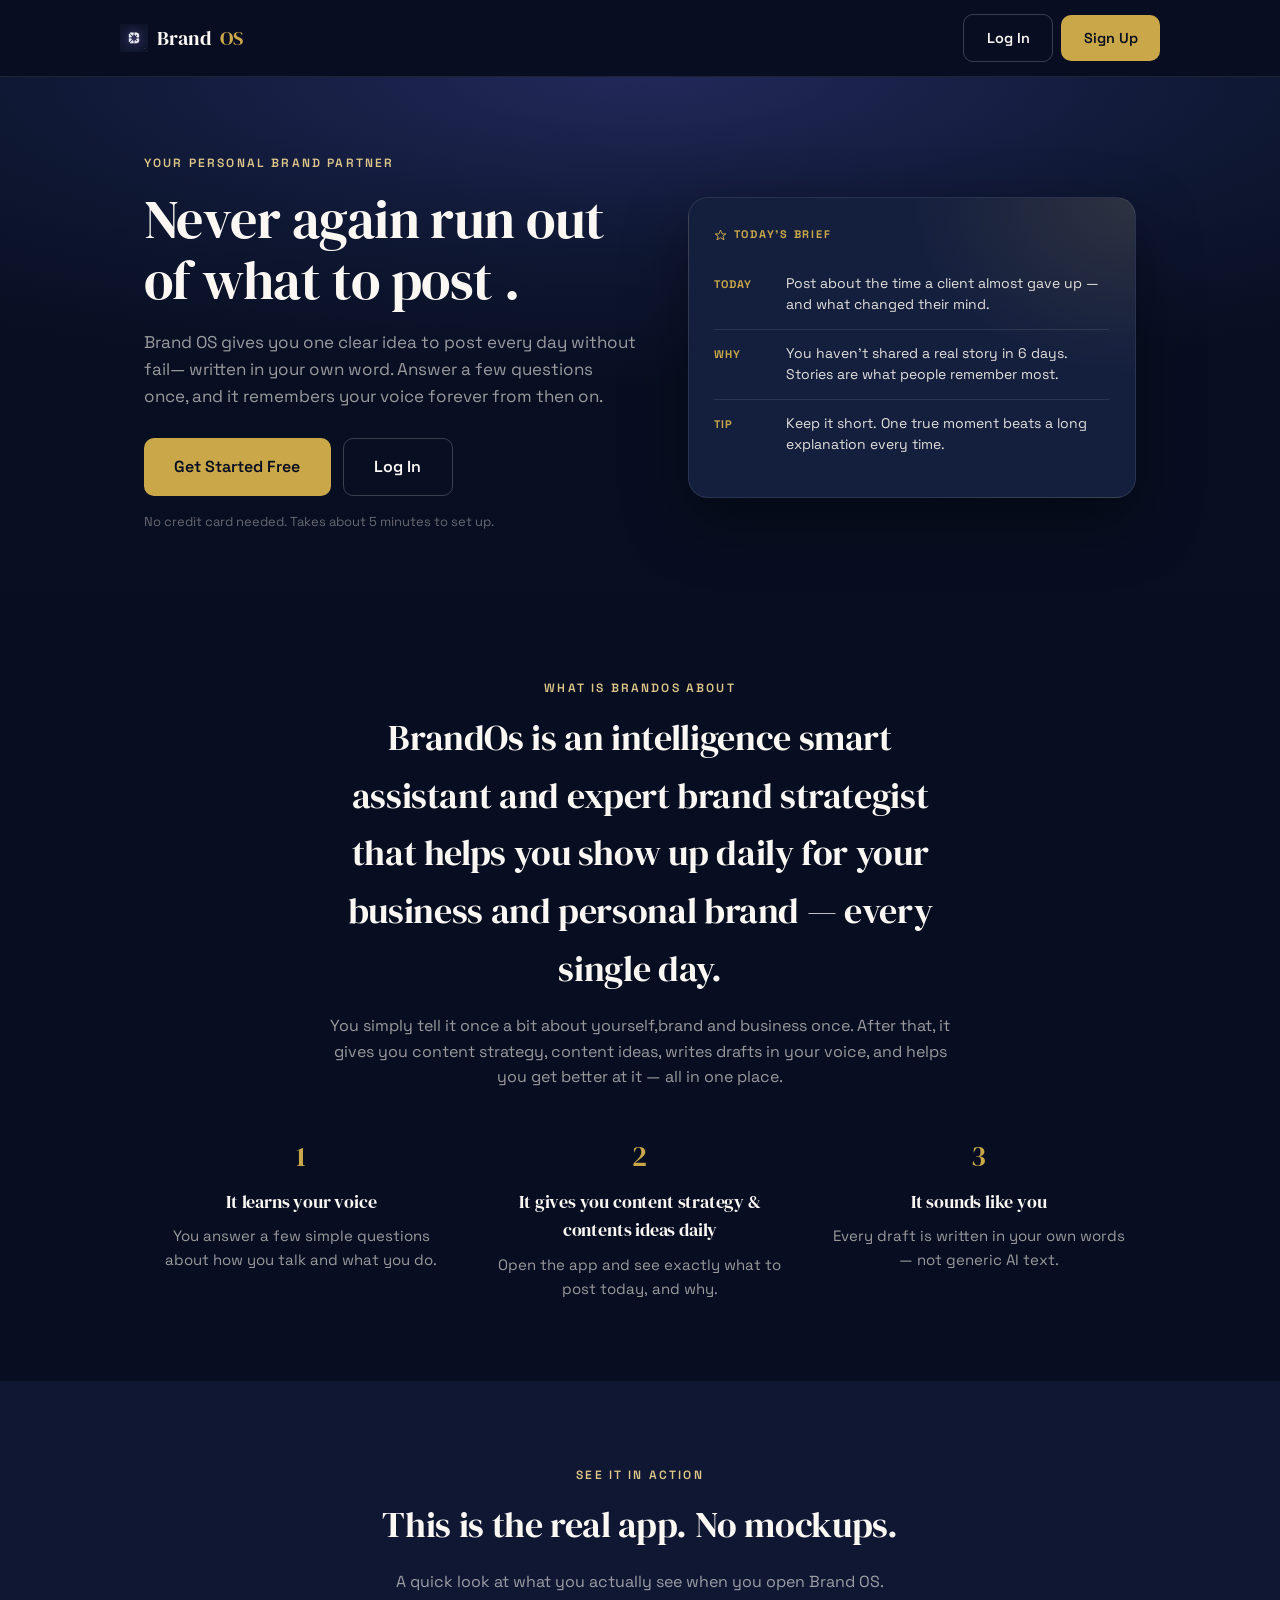
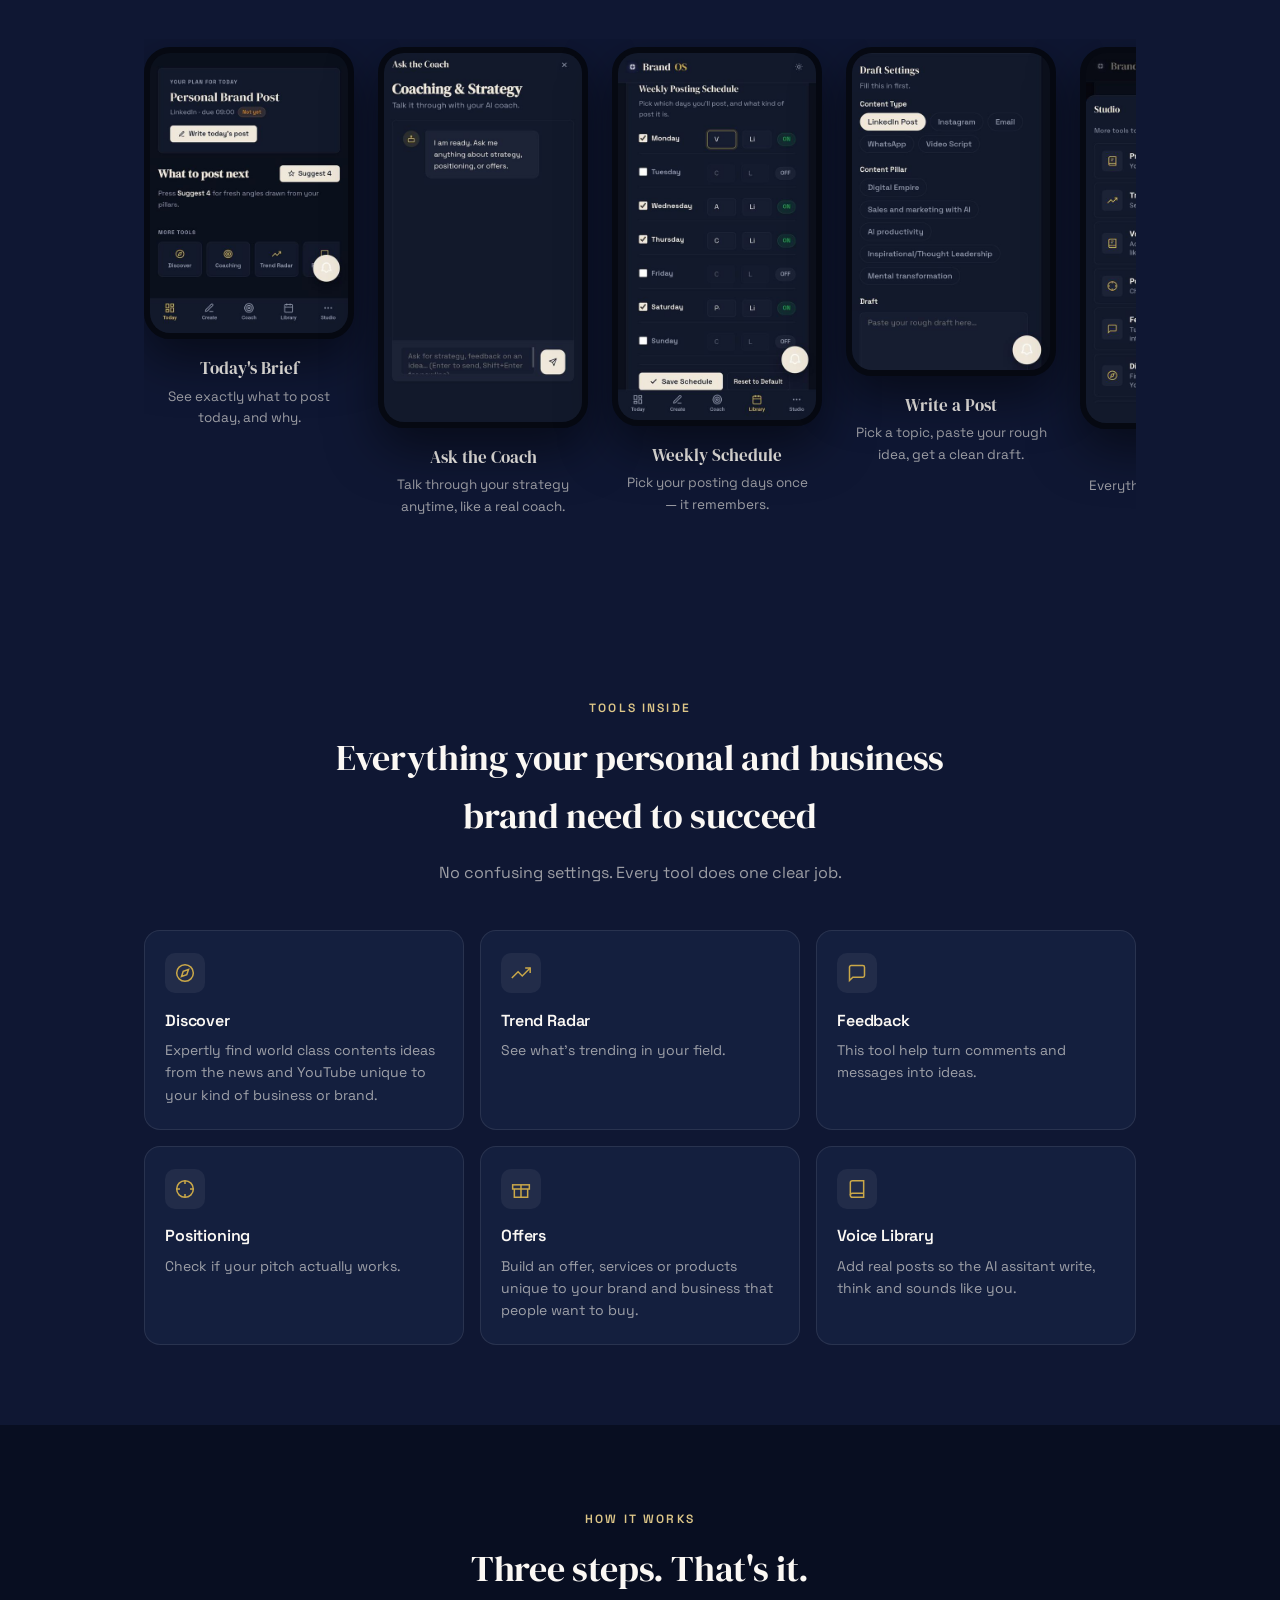
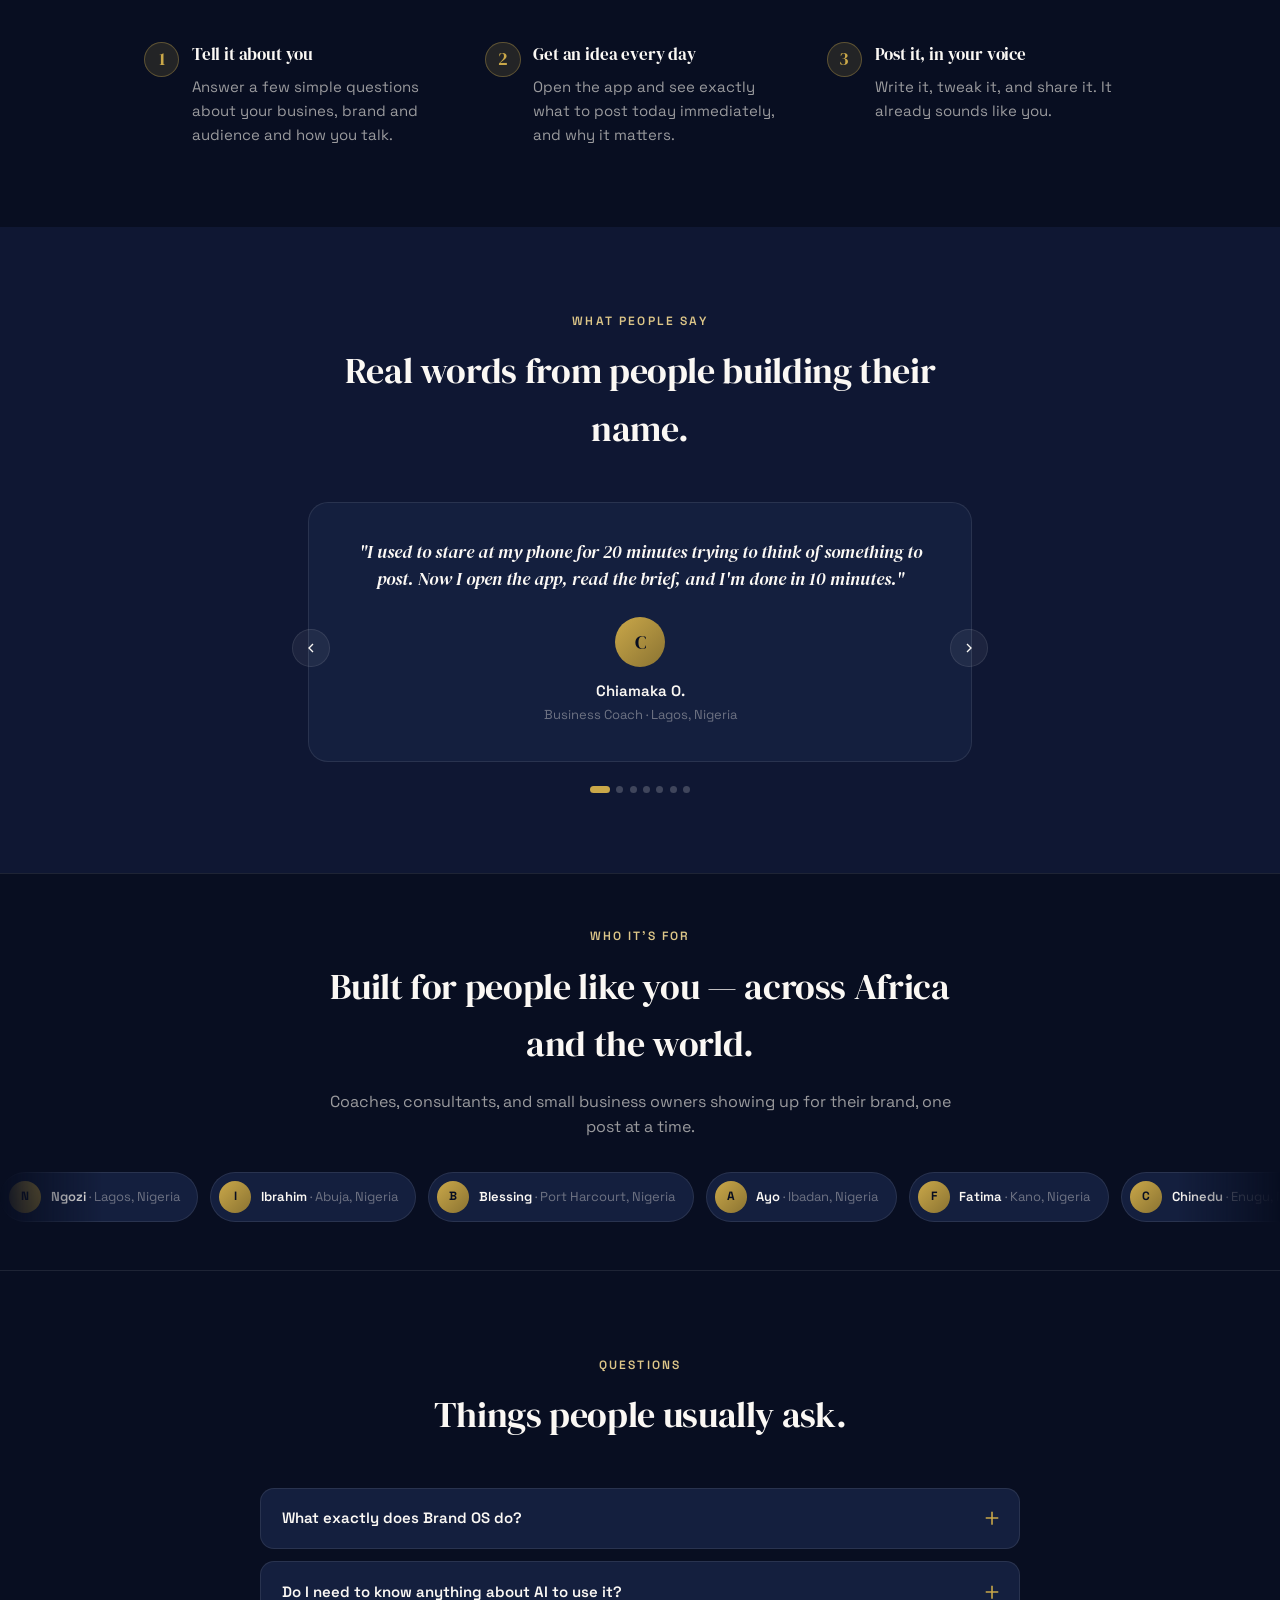
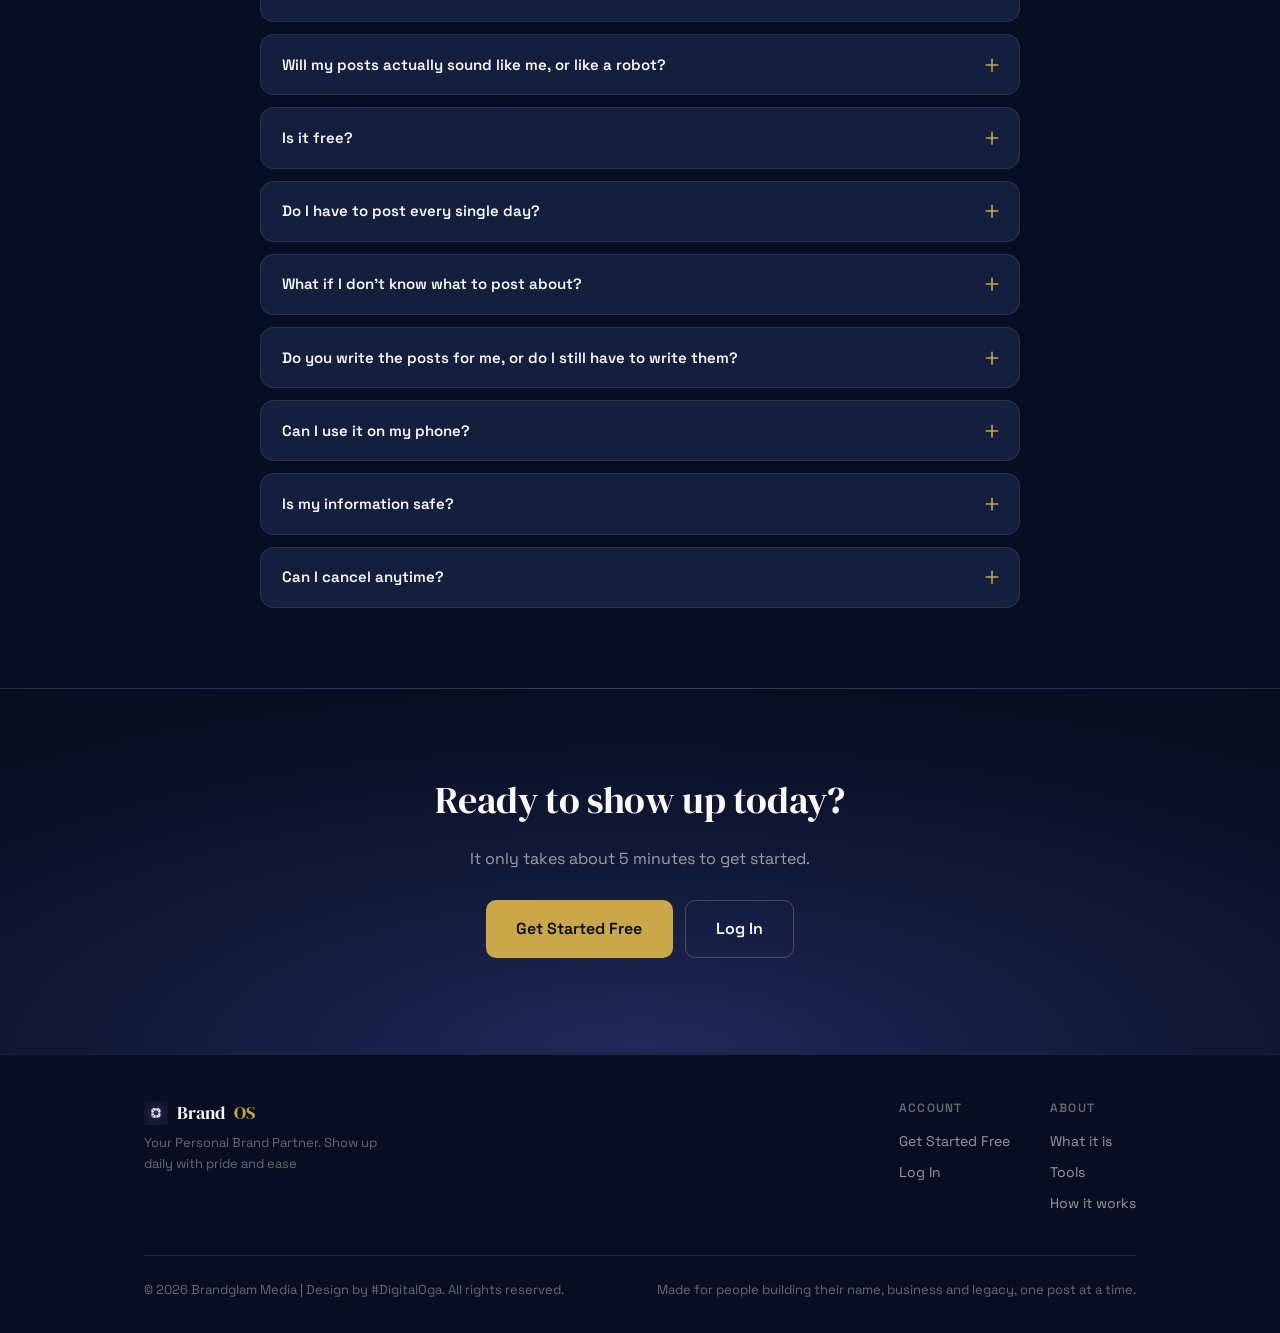
<file: index.html>
<!DOCTYPE html>
<html lang="en">
<head>
<meta charset="UTF-8">
<meta name="viewport" content="width=device-width, initial-scale=1.0, viewport-fit=cover">
<title>Brand OS — Your Personal Brand Partner</title>
<meta name="description" content="Never run out of what to post anymore. Brand OS gives you one clear idea every day, written in your own voice — not a robot's.">
<link rel="preconnect" href="https://fonts.googleapis.com">
<link href="https://fonts.googleapis.com/css2?family=DM+Serif+Display:ital@0;1&family=Space+Grotesk:wght@300;400;500;600;700&display=swap" rel="stylesheet">
<style>
  :root {
    --navy-deep:  hsl(224, 62%, 8%);
    --navy-mid:   hsl(226, 55%, 13%);
    --navy-card:  hsl(224, 52%, 16%);
    --navy-glow:  hsl(232, 46%, 24%);
    --gold:       hsl(44, 55%, 54%);
    --gold-soft:  hsl(44, 55%, 70%);
    --cream:      hsl(40, 44%, 97%);
    --muted:      rgba(244,241,234,0.62);
    --muted-dim:  rgba(244,241,234,0.4);
    --border:     rgba(255,255,255,0.09);
    --font-serif: 'DM Serif Display', Georgia, serif;
    --font-sans:  'Space Grotesk', system-ui, sans-serif;
  }
  * { box-sizing: border-box; }
  html { scroll-behavior: smooth; }
  body {
    margin: 0; background: var(--navy-deep); color: var(--cream);
    font-family: var(--font-sans); line-height: 1.6;
    -webkit-font-smoothing: antialiased;
  }
  img { max-width: 100%; display: block; }
  a { color: inherit; }
  ::selection { background: var(--gold); color: var(--navy-deep); }
  @media (prefers-reduced-motion: reduce) {
    * { animation-duration: 0.001ms !important; transition-duration: 0.001ms !important; scroll-behavior: auto !important; }
  }

  .wrap { max-width: 1040px; margin: 0 auto; padding: 0 1.5rem; }
  section { padding: 5rem 0; }
  @media (max-width: 640px) { section { padding: 3.5rem 0; } }

  h1, h2, h3 { font-family: var(--font-serif); font-weight: 400; letter-spacing: -0.01em; margin: 0; }
  .eyebrow { font-size: 0.75rem; font-weight: 600; letter-spacing: 0.18em; text-transform: uppercase; color: var(--gold-soft); }

  header {
    position: sticky; top: 0; z-index: 50;
    background: rgba(10, 15, 35, 0.72); backdrop-filter: blur(10px);
    border-bottom: 1px solid var(--border);
  }
  .nav { display: flex; align-items: center; justify-content: space-between; padding: 0.9rem 0; gap: 0.5rem; }
  .brand { display: flex; align-items: center; gap: 0.55rem; font-family: var(--font-serif); font-size: 1.25rem; flex-shrink: 0; }
  .brand img { width: 28px; height: 28px; }
  .brand span { color: var(--gold); }
  .nav-cta { display: flex; gap: 0.5rem; align-items: center; flex-shrink: 0; }
  @media (max-width: 480px) {
    .brand { font-size: 1.05rem; gap: 0.4rem; }
    .brand img { width: 22px; height: 22px; }
    .nav-cta .btn { padding: 0.55rem 0.75rem; font-size: 0.8rem; white-space: nowrap; }
  }

  .btn {
    display: inline-flex; align-items: center; justify-content: center; gap: 0.4rem;
    padding: 0.7rem 1.4rem; border-radius: 10px;
    font-family: var(--font-sans); font-size: 0.9rem; font-weight: 600;
    text-decoration: none; cursor: pointer; border: none;
    transition: opacity 0.15s, transform 0.1s, background 0.15s, border-color 0.15s;
  }
  .btn:active { transform: scale(0.97); }
  .btn-gold  { background: var(--gold); color: var(--navy-deep); }
  .btn-gold:hover { opacity: 0.9; }
  .btn-ghost { background: transparent; color: var(--cream); border: 1px solid rgba(255,255,255,0.2); }
  .btn-ghost:hover { border-color: rgba(255,255,255,0.4); }
  .btn-lg { padding: 0.95rem 1.9rem; font-size: 1rem; }

  .hero {
    position: relative; overflow: hidden;
    padding-top: 4.5rem; padding-bottom: 3rem;
    background: radial-gradient(ellipse 90% 60% at 50% 0%, var(--navy-glow) 0%, var(--navy-mid) 55%, var(--navy-deep) 100%);
  }
  .hero-grid { display: grid; grid-template-columns: 1.05fr 0.95fr; gap: 3rem; align-items: center; }
  @media (max-width: 860px) { .hero-grid { grid-template-columns: 1fr; gap: 2.5rem; } }
  .hero h1 { font-size: clamp(2.1rem, 5vw, 3.4rem); line-height: 1.12; margin: 0.9rem 0 1.1rem; }
  .hero p.lead { font-size: 1.0625rem; color: var(--muted); max-width: 46ch; margin-bottom: 1.75rem; }
  .hero-ctas { display: flex; gap: 0.75rem; flex-wrap: wrap; margin-bottom: 1rem; }
  .hero-note { font-size: 0.8125rem; color: var(--muted-dim); }

  .brief-demo {
    background: var(--navy-card);
    background-image: radial-gradient(120% 140% at 100% 0%, rgba(201,168,76,0.14) 0%, rgba(201,168,76,0) 42%);
    border: 1px solid var(--border); border-radius: 20px;
    padding: 1.75rem 1.6rem;
    box-shadow: 0 24px 64px rgba(0,0,0,0.4);
  }
  .brief-demo .kicker { display: flex; align-items: center; gap: 0.4rem; font-size: 0.6875rem; font-weight: 700; letter-spacing: 0.16em; text-transform: uppercase; color: var(--gold); margin-bottom: 1rem; }
  .brief-demo .kicker svg { width: 13px; height: 13px; }
  .brief-row { display: flex; gap: 0.85rem; padding: 0.8rem 0; align-items: baseline; }
  .brief-row + .brief-row { border-top: 1px solid rgba(244,241,234,0.1); }
  .brief-tag { flex-shrink: 0; width: 58px; font-size: 0.6875rem; font-weight: 700; letter-spacing: 0.08em; text-transform: uppercase; color: var(--gold); }
  .brief-row p { margin: 0; font-size: 0.875rem; color: rgba(244,241,234,0.92); line-height: 1.55; }

  .section-head { text-align: center; max-width: 640px; margin: 0 auto 2.75rem; }
  .section-head h2 { font-size: clamp(1.6rem, 3.5vw, 2.25rem); margin: 0.6rem 0 0.75rem; }
  .section-head p { color: var(--muted); font-size: 1rem; }

  .what-grid { display: grid; grid-template-columns: repeat(3, 1fr); gap: 1.5rem; text-align: center; }
  @media (max-width: 760px) { .what-grid { grid-template-columns: 1fr; } }
  .what-item { padding: 0 0.5rem; }
  .what-item .num { font-family: var(--font-serif); font-size: 1.75rem; color: var(--gold); margin-bottom: 0.6rem; }
  .what-item h3 { font-size: 1.1rem; margin-bottom: 0.5rem; }
  .what-item p { color: var(--muted); font-size: 0.9375rem; margin: 0; }

  .tools-grid { display: grid; grid-template-columns: repeat(3, 1fr); gap: 1rem; }
  @media (max-width: 760px) { .tools-grid { grid-template-columns: 1fr 1fr; } }
  @media (max-width: 480px) { .tools-grid { grid-template-columns: 1fr; } }
  .tool-card {
    background: var(--navy-card); border: 1px solid var(--border); border-radius: 16px;
    padding: 1.4rem 1.25rem;
  }
  .tool-icon {
    width: 40px; height: 40px; border-radius: 10px;
    background: rgba(255,255,255,0.06); color: var(--gold);
    display: flex; align-items: center; justify-content: center; margin-bottom: 0.9rem;
  }
  .tool-icon svg { width: 20px; height: 20px; }
  .tool-card h3 { font-size: 1rem; font-family: var(--font-sans); font-weight: 600; margin-bottom: 0.35rem; }
  .tool-card p { font-size: 0.875rem; color: var(--muted); margin: 0; }

  .steps { display: grid; grid-template-columns: repeat(3, 1fr); gap: 2rem; counter-reset: step; }
  @media (max-width: 760px) { .steps { grid-template-columns: 1fr; gap: 2.25rem; } }
  .step { position: relative; padding-left: 3rem; }
  .step .step-num {
    position: absolute; left: 0; top: 0;
    width: 2.2rem; height: 2.2rem; border-radius: 50%;
    background: rgba(201,168,76,0.14); border: 1px solid rgba(201,168,76,0.35);
    color: var(--gold); font-family: var(--font-serif); font-size: 1.1rem;
    display: flex; align-items: center; justify-content: center;
  }
  .step h3 { font-size: 1.05rem; margin-bottom: 0.4rem; }
  .step p { color: var(--muted); font-size: 0.9375rem; margin: 0; }

  .cta-band {
    background: radial-gradient(ellipse 80% 100% at 50% 100%, var(--navy-glow) 0%, var(--navy-mid) 60%, var(--navy-deep) 100%);
    border-top: 1px solid var(--border);
    text-align: center;
  }
  .cta-band h2 { font-size: clamp(1.7rem, 4vw, 2.4rem); margin-bottom: 0.75rem; }
  .cta-band p { color: var(--muted); margin-bottom: 1.75rem; }
  .cta-band .hero-ctas { justify-content: center; }

  footer { background: var(--navy-deep); border-top: 1px solid var(--border); padding: 2.75rem 0 2rem; }
  .footer-grid { display: flex; justify-content: space-between; align-items: flex-start; flex-wrap: wrap; gap: 2rem; margin-bottom: 2rem; }
  .footer-brand { display: flex; align-items: center; gap: 0.55rem; font-family: var(--font-serif); font-size: 1.1rem; }
  .footer-brand img { width: 24px; height: 24px; }
  .footer-brand span { color: var(--gold); }
  .footer-tagline { color: var(--muted-dim); font-size: 0.8125rem; margin-top: 0.4rem; max-width: 32ch; }
  .footer-links { display: flex; gap: 2.5rem; flex-wrap: wrap; }
  .footer-col h4 { font-size: 0.75rem; font-weight: 600; letter-spacing: 0.1em; text-transform: uppercase; color: var(--muted-dim); margin: 0 0 0.75rem; }
  .footer-col a { display: block; font-size: 0.875rem; color: var(--muted); text-decoration: none; margin-bottom: 0.55rem; }
  .footer-col a:hover { color: var(--cream); }
  .footer-bottom { border-top: 1px solid var(--border); padding-top: 1.5rem; display: flex; justify-content: space-between; flex-wrap: wrap; gap: 0.75rem; font-size: 0.8125rem; color: var(--muted-dim); }

  /* ── SEE IT IN ACTION (real screenshots) ───────────────────────────────── */
  .showcase { background: var(--navy-mid); overflow: hidden; }
  .showcase-scroll {
    display: flex; gap: 1.5rem; overflow-x: auto; padding: 0.5rem 0 1rem;
    scroll-snap-type: x proximity; -webkit-overflow-scrolling: touch;
  }
  .showcase-scroll::-webkit-scrollbar { height: 6px; }
  .showcase-scroll::-webkit-scrollbar-thumb { background: rgba(255,255,255,0.15); border-radius: 3px; }
  .showcase-item { flex: 0 0 auto; scroll-snap-align: center; text-align: center; width: 210px; }
  .phone-frame {
    width: 210px; border-radius: 26px; border: 6px solid #060912;
    background: #060912; box-shadow: 0 20px 50px rgba(0,0,0,0.5);
    overflow: hidden; position: relative;
  }
  .phone-frame img { width: 100%; display: block; }
  .showcase-caption { margin-top: 1rem; font-size: 0.8438rem; color: var(--muted); padding: 0 0.5rem; }
  .showcase-caption strong { color: var(--cream); display: block; margin-bottom: 0.2rem; font-family: var(--font-serif); font-size: 1.0625rem; font-weight: 400; }

  /* ── TESTIMONIALS SLIDER ────────────────────────────────────────────────── */
  .testi-wrap { max-width: 680px; margin: 0 auto; position: relative; }
  .testi-viewport { overflow: hidden; }
  .testi-track { display: flex; transition: transform 0.5s cubic-bezier(.4,0,.2,1); }
  .testi-slide { flex: 0 0 100%; padding: 0 0.5rem; box-sizing: border-box; }
  .testi-card { background: var(--navy-card); border: 1px solid var(--border); border-radius: 20px; padding: 2.25rem 2rem; text-align: center; min-height: 220px; display: flex; flex-direction: column; justify-content: center; }
  .testi-quote { font-family: var(--font-serif); font-style: italic; font-size: 1.1rem; line-height: 1.55; color: var(--cream); margin: 0 0 1.5rem; }
  .testi-avatar {
    width: 50px; height: 50px; border-radius: 50%;
    background: linear-gradient(135deg, var(--gold), #8a7332); color: var(--navy-deep);
    display: flex; align-items: center; justify-content: center;
    font-family: var(--font-serif); font-size: 1.2rem; margin: 0 auto 0.75rem;
  }
  .testi-name { font-weight: 600; font-size: 0.9375rem; margin-bottom: 0.1rem; }
  .testi-role { font-size: 0.8125rem; color: var(--muted-dim); }
  .testi-dots { display: flex; justify-content: center; gap: 0.4rem; margin-top: 1.5rem; }
  .testi-dot { width: 7px; height: 7px; border-radius: 50%; background: rgba(255,255,255,0.2); border: none; cursor: pointer; padding: 0; transition: background 0.2s, width 0.2s; }
  .testi-dot.active { background: var(--gold); width: 20px; border-radius: 4px; }
  .testi-arrow {
    position: absolute; top: 50%; transform: translateY(-50%);
    width: 38px; height: 38px; border-radius: 50%;
    background: rgba(255,255,255,0.06); border: 1px solid var(--border); color: var(--cream);
    display: flex; align-items: center; justify-content: center; cursor: pointer;
  }
  .testi-arrow:hover { background: rgba(255,255,255,0.12); }
  .testi-arrow.prev { left: -8px; }
  .testi-arrow.next { right: -8px; }
  .testi-arrow svg { width: 16px; height: 16px; }
  @media (max-width: 760px) { .testi-arrow { display: none; } }

  /* ── COMMUNITY STRIP (illustrative — shows the kind of people Brand OS is
     built for, across Nigeria, Africa, and worldwide; not a live feed) ──── */
  .community { overflow: hidden; background: var(--navy-deep); border-top: 1px solid var(--border); border-bottom: 1px solid var(--border); padding: 3rem 0; }
  .community .section-head { margin-bottom: 2rem; }
  .marquee-mask { -webkit-mask-image: linear-gradient(90deg, transparent, #000 8%, #000 92%, transparent); mask-image: linear-gradient(90deg, transparent, #000 8%, #000 92%, transparent); }
  .marquee-track { display: flex; gap: 0.75rem; width: max-content; animation: marqueeScroll 46s linear infinite; }
  .marquee-track:hover { animation-play-state: paused; }
  @keyframes marqueeScroll { from { transform: translateX(0); } to { transform: translateX(-50%); } }
  .chip { flex: 0 0 auto; display: flex; align-items: center; gap: 0.6rem; background: var(--navy-card); border: 1px solid var(--border); border-radius: 999px; padding: 0.5rem 1.1rem 0.5rem 0.5rem; }
  .chip-avatar { width: 32px; height: 32px; border-radius: 50%; background: linear-gradient(135deg, var(--gold), #8a7332); color: var(--navy-deep); display: flex; align-items: center; justify-content: center; font-size: 0.75rem; font-weight: 700; font-family: var(--font-sans); flex-shrink: 0; }
  .chip-text { font-size: 0.8125rem; white-space: nowrap; }
  .chip-text strong { color: var(--cream); font-weight: 600; }
  .chip-text span { color: var(--muted-dim); }

  /* ── FAQ ACCORDION ──────────────────────────────────────────────────────── */
  .faq-list { max-width: 760px; margin: 0 auto; display: flex; flex-direction: column; gap: 0.75rem; }
  .faq-item { background: var(--navy-card); border: 1px solid var(--border); border-radius: 14px; overflow: hidden; }
  .faq-item summary {
    list-style: none; cursor: pointer; padding: 1.1rem 1.3rem;
    display: flex; justify-content: space-between; align-items: center; gap: 1rem;
    font-weight: 600; font-size: 0.9375rem;
  }
  .faq-item summary::-webkit-details-marker { display: none; }
  .faq-item summary::after {
    content: '+'; font-family: var(--font-serif); font-size: 1.5rem; color: var(--gold);
    flex-shrink: 0; transition: transform 0.2s; line-height: 1;
  }
  .faq-item[open] summary::after { transform: rotate(45deg); }
  .faq-item .faq-a { padding: 0 1.3rem 1.25rem; font-size: 0.875rem; color: var(--muted); line-height: 1.65; }

</style>
</head>
<body>

<header>
  <div class="wrap nav">
    <div class="brand"><img src="assets/icons/icon-192.png" alt="">Brand <span>OS</span></div>
    <div class="nav-cta">
      <a href="app.html?mode=returning" class="btn btn-ghost">Log In</a>
      <a href="app.html?mode=new" class="btn btn-gold">Sign Up</a>
    </div>
  </div>
</header>

<section class="hero">
  <div class="wrap hero-grid">
    <div>
      <span class="eyebrow">Your Personal Brand Partner</span>
      <h1>Never again run out of what to post .</h1>
      <p class="lead">Brand OS gives you one clear idea to post every day without fail— written in your own word. Answer a few questions once, and it remembers your voice forever from then on.</p>
      <div class="hero-ctas">
        <a href="app.html?mode=new" class="btn btn-gold btn-lg">Get Started Free</a>
        <a href="app.html?mode=returning" class="btn btn-ghost btn-lg">Log In</a>
      </div>
      <p class="hero-note">No credit card needed. Takes about 5 minutes to set up.</p>
    </div>
    <div class="brief-demo">
      <div class="kicker">
        <svg viewBox="0 0 24 24" fill="none" stroke="currentColor" stroke-width="1.8"><path d="M12 2l3 7h7l-5.5 4 2 7L12 16l-6.5 4 2-7L2 9h7z"/></svg>
        Today's Brief
      </div>
      <div class="brief-row">
        <span class="brief-tag">Today</span>
        <p>Post about the time a client almost gave up — and what changed their mind.</p>
      </div>
      <div class="brief-row">
        <span class="brief-tag">Why</span>
        <p>You haven't shared a real story in 6 days. Stories are what people remember most.</p>
      </div>
      <div class="brief-row">
        <span class="brief-tag">Tip</span>
        <p>Keep it short. One true moment beats a long explanation every time.</p>
      </div>
    </div>
  </div>
</section>

<section id="what">
  <div class="wrap">
    <div class="section-head">
      <span class="eyebrow">What is BrandOs About</span>
      <h2> BrandOs is an intelligence smart assistant and expert brand strategist that helps you show up daily for your business and personal brand — every single day.</h2>
      <p>You simply tell it once a bit about yourself,brand and business once. After that, it gives you content strategy, content ideas, writes drafts in your voice, and helps you get better at it — all in one place.</p>
    </div>
    <div class="what-grid">
      <div class="what-item">
        <div class="num">1</div>
        <h3>It learns your voice</h3>
        <p>You answer a few simple questions about how you talk and what you do.</p>
      </div>
      <div class="what-item">
        <div class="num">2</div>
        <h3>It gives you content strategy & contents ideas daily</h3>
        <p>Open the app and see exactly what to post today, and why.</p>
      </div>
      <div class="what-item">
        <div class="num">3</div>
        <h3>It sounds like you</h3>
        <p>Every draft is written in your own words — not generic AI text.</p>
      </div>
    </div>
  </div>
</section>

<section class="showcase">
  <div class="wrap">
    <div class="section-head">
      <span class="eyebrow">See it in action</span>
      <h2>This is the real app. No mockups.</h2>
      <p>A quick look at what you actually see when you open Brand OS.</p>
    </div>
    <div class="showcase-scroll">
      <div class="showcase-item">
        <div class="phone-frame"><img src="[data-uri]" alt="Today's Brief screen in Brand OS" loading="lazy"></div>
        <div class="showcase-caption"><strong>Today's Brief</strong>See exactly what to post today, and why.</div>
      </div>
      <div class="showcase-item">
        <div class="phone-frame"><img src="[data-uri]" alt="Ask the Coach screen in Brand OS" loading="lazy"></div>
        <div class="showcase-caption"><strong>Ask the Coach</strong>Talk through your strategy anytime, like a real coach.</div>
      </div>
      <div class="showcase-item">
        <div class="phone-frame"><img src="[data-uri]" alt="Weekly Schedule screen in Brand OS" loading="lazy"></div>
        <div class="showcase-caption"><strong>Weekly Schedule</strong>Pick your posting days once — it remembers.</div>
      </div>
      <div class="showcase-item">
        <div class="phone-frame"><img src="[data-uri]" alt="Write a Post screen in Brand OS" loading="lazy"></div>
        <div class="showcase-caption"><strong>Write a Post</strong>Pick a topic, paste your rough idea, get a clean draft.</div>
      </div>
      <div class="showcase-item">
        <div class="phone-frame"><img src="[data-uri]" alt="More Tools screen in Brand OS" loading="lazy"></div>
        <div class="showcase-caption"><strong>More Tools</strong>Everything else you need, one tap away.</div>
      </div>
    </div>
  </div>
</section>

<section id="tools" style="background:var(--navy-mid)">
  <div class="wrap">
    <div class="section-head">
      <span class="eyebrow">Tools inside</span>
      <h2>Everything your personal and business brand need to succeed</h2>
      <p>No confusing settings. Every tool does one clear job.</p>
    </div>
    <div class="tools-grid">
      <div class="tool-card">
        <div class="tool-icon"><svg viewBox="0 0 24 24" fill="none" stroke="currentColor" stroke-width="1.8"><circle cx="12" cy="12" r="10"/><polygon points="16.24 7.76 14.12 14.12 7.76 16.24 9.88 9.88 16.24 7.76"/></svg></div>
        <h3>Discover</h3>
        <p>Expertly find world class contents ideas from the news and YouTube unique to your kind of business or brand.</p>
      </div>
      <div class="tool-card">
        <div class="tool-icon"><svg viewBox="0 0 24 24" fill="none" stroke="currentColor" stroke-width="1.8"><polyline points="23 6 13.5 15.5 8.5 10.5 1 18"/><polyline points="17 6 23 6 23 12"/></svg></div>
        <h3>Trend Radar</h3>
        <p>See what's trending in your field.</p>
      </div>
      <div class="tool-card">
        <div class="tool-icon"><svg viewBox="0 0 24 24" fill="none" stroke="currentColor" stroke-width="1.8"><path d="M21 15a2 2 0 01-2 2H7l-4 4V5a2 2 0 012-2h14a2 2 0 012 2z"/></svg></div>
        <h3>Feedback</h3>
        <p>This tool help turn comments and messages into ideas.</p>
      </div>
      <div class="tool-card">
        <div class="tool-icon"><svg viewBox="0 0 24 24" fill="none" stroke="currentColor" stroke-width="1.8"><circle cx="12" cy="12" r="10"/><line x1="22" y1="12" x2="18" y2="12"/><line x1="6" y1="12" x2="2" y2="12"/><line x1="12" y1="6" x2="12" y2="2"/><line x1="12" y1="22" x2="12" y2="18"/></svg></div>
        <h3>Positioning</h3>
        <p>Check if your pitch actually works.</p>
      </div>
      <div class="tool-card">
        <div class="tool-icon"><svg viewBox="0 0 24 24" fill="none" stroke="currentColor" stroke-width="1.8"><polyline points="20 12 20 22 4 22 4 12"/><rect x="2" y="7" width="20" height="5"/><line x1="12" y1="22" x2="12" y2="7"/></svg></div>
        <h3>Offers</h3>
        <p>Build an offer, services or products unique to your brand and business that people want to buy.</p>
      </div>
      <div class="tool-card">
        <div class="tool-icon"><svg viewBox="0 0 24 24" fill="none" stroke="currentColor" stroke-width="1.8"><path d="M4 19.5A2.5 2.5 0 016.5 17H20"/><path d="M6.5 2H20v20H6.5A2.5 2.5 0 014 19.5v-15A2.5 2.5 0 016.5 2z"/></svg></div>
        <h3>Voice Library</h3>
        <p>Add real posts so the AI assitant write, think and sounds like you.</p>
      </div>
    </div>
  </div>
</section>

<section id="how">
  <div class="wrap">
    <div class="section-head">
      <span class="eyebrow">How it works</span>
      <h2>Three steps. That's it.</h2>
    </div>
    <div class="steps">
      <div class="step">
        <div class="step-num">1</div>
        <h3>Tell it about you</h3>
        <p>Answer a few simple questions about your busines, brand and audience and how you talk.</p>
      </div>
      <div class="step">
        <div class="step-num">2</div>
        <h3>Get an idea every day</h3>
        <p>Open the app and see exactly what to post today immediately, and why it matters.</p>
      </div>
      <div class="step">
        <div class="step-num">3</div>
        <h3>Post it, in your voice</h3>
        <p>Write it, tweak it, and share it. It already sounds like you.</p>
      </div>
    </div>
  </div>
</section>

<section id="stories" style="background:var(--navy-mid)">
  <div class="wrap">
    <div class="section-head">
      <span class="eyebrow">What people say</span>
      <h2>Real words from people building their name.</h2>
    </div>
    <div class="testi-wrap">
      <button class="testi-arrow prev" id="testi-prev" aria-label="Previous">
        <svg viewBox="0 0 24 24" fill="none" stroke="currentColor" stroke-width="2"><polyline points="15 18 9 12 15 6"/></svg>
      </button>
      <button class="testi-arrow next" id="testi-next" aria-label="Next">
        <svg viewBox="0 0 24 24" fill="none" stroke="currentColor" stroke-width="2"><polyline points="9 18 15 12 9 6"/></svg>
      </button>
      <div class="testi-viewport">
        <div class="testi-track" id="testi-track">

          <div class="testi-slide">
            <div class="testi-card">
              <p class="testi-quote">"I used to stare at my phone for 20 minutes trying to think of something to post. Now I open the app, read the brief, and I'm done in 10 minutes."</p>
              <div class="testi-avatar">C</div>
              <div class="testi-name">Chiamaka O.</div>
              <div class="testi-role">Business Coach · Lagos, Nigeria</div>
            </div>
          </div>

          <div class="testi-slide">
            <div class="testi-card">
              <p class="testi-quote">"The drafts actually sound like me. Not like a robot wrote them and I had to fix everything. That's the part that surprised me most."</p>
              <div class="testi-avatar">T</div>
              <div class="testi-name">Tunde A.</div>
              <div class="testi-role">Real Estate Consultant · Abuja, Nigeria</div>
            </div>
          </div>

          <div class="testi-slide">
            <div class="testi-card">
              <p class="testi-quote">"I'm not a 'social media person.' I run a skincare business. Brand OS just tells me what to say every morning. That's all I needed."</p>
              <div class="testi-avatar">A</div>
              <div class="testi-name">Amara N.</div>
              <div class="testi-role">Founder, Skincare Brand · Nairobi, Kenya</div>
            </div>
          </div>

          <div class="testi-slide">
            <div class="testi-card">
              <p class="testi-quote">"I post 4 times a week now instead of once a month. The Weekly Schedule tool is the reason — it just reminds me, and the idea is already there."</p>
              <div class="testi-avatar">K</div>
              <div class="testi-name">Kwame B.</div>
              <div class="testi-role">Fitness Trainer · Accra, Ghana</div>
            </div>
          </div>

          <div class="testi-slide">
            <div class="testi-card">
              <p class="testi-quote">"Ask the Coach feels like texting someone who actually knows my business. I use it before every client call now."</p>
              <div class="testi-avatar">F</div>
              <div class="testi-name">Funmi J.</div>
              <div class="testi-role">Marketing Consultant · London, UK</div>
            </div>
          </div>

          <div class="testi-slide">
            <div class="testi-card">
              <p class="testi-quote">"I run a small photography studio. I don't have time to think about captions. Now I don't have to — I just tweak what it gives me."</p>
              <div class="testi-avatar">D</div>
              <div class="testi-name">David M.</div>
              <div class="testi-role">Photographer · Johannesburg, South Africa</div>
            </div>
          </div>

          <div class="testi-slide">
            <div class="testi-card">
              <p class="testi-quote">"Set up took less than 10 minutes. By the next morning it already had my first post idea ready. I wasn't expecting it to be that fast."</p>
              <div class="testi-avatar">S</div>
              <div class="testi-name">Sarah K.</div>
              <div class="testi-role">Wellness Coach · Toronto, Canada</div>
            </div>
          </div>

        </div>
      </div>
      <div class="testi-dots" id="testi-dots"></div>
    </div>
  </div>
</section>

<section class="community">
  <div class="wrap">
    <div class="section-head">
      <span class="eyebrow">Who it's for</span>
      <h2>Built for people like you — across Africa and the world.</h2>
      <p>Coaches, consultants, and small business owners showing up for their brand, one post at a time.</p>
    </div>
  </div>
  <div class="marquee-mask">
    <div class="marquee-track">
        <div class="chip">
          <div class="chip-avatar">N</div>
          <div class="chip-text"><strong>Ngozi</strong> <span>· Lagos, Nigeria</span></div>
        </div>
        <div class="chip">
          <div class="chip-avatar">I</div>
          <div class="chip-text"><strong>Ibrahim</strong> <span>· Abuja, Nigeria</span></div>
        </div>
        <div class="chip">
          <div class="chip-avatar">B</div>
          <div class="chip-text"><strong>Blessing</strong> <span>· Port Harcourt, Nigeria</span></div>
        </div>
        <div class="chip">
          <div class="chip-avatar">A</div>
          <div class="chip-text"><strong>Ayo</strong> <span>· Ibadan, Nigeria</span></div>
        </div>
        <div class="chip">
          <div class="chip-avatar">F</div>
          <div class="chip-text"><strong>Fatima</strong> <span>· Kano, Nigeria</span></div>
        </div>
        <div class="chip">
          <div class="chip-avatar">C</div>
          <div class="chip-text"><strong>Chinedu</strong> <span>· Enugu, Nigeria</span></div>
        </div>
        <div class="chip">
          <div class="chip-avatar">W</div>
          <div class="chip-text"><strong>Wanjiru</strong> <span>· Nairobi, Kenya</span></div>
        </div>
        <div class="chip">
          <div class="chip-avatar">K</div>
          <div class="chip-text"><strong>Kofi</strong> <span>· Accra, Ghana</span></div>
        </div>
        <div class="chip">
          <div class="chip-avatar">G</div>
          <div class="chip-text"><strong>Grace</strong> <span>· Kampala, Uganda</span></div>
        </div>
        <div class="chip">
          <div class="chip-avatar">E</div>
          <div class="chip-text"><strong>Eric</strong> <span>· Kigali, Rwanda</span></div>
        </div>
        <div class="chip">
          <div class="chip-avatar">T</div>
          <div class="chip-text"><strong>Thandiwe</strong> <span>· Johannesburg, South Africa</span></div>
        </div>
        <div class="chip">
          <div class="chip-avatar">M</div>
          <div class="chip-text"><strong>Moussa</strong> <span>· Dakar, Senegal</span></div>
        </div>
        <div class="chip">
          <div class="chip-avatar">Y</div>
          <div class="chip-text"><strong>Yasmin</strong> <span>· Cairo, Egypt</span></div>
        </div>
        <div class="chip">
          <div class="chip-avatar">J</div>
          <div class="chip-text"><strong>James</strong> <span>· London, UK</span></div>
        </div>
        <div class="chip">
          <div class="chip-avatar">P</div>
          <div class="chip-text"><strong>Priya</strong> <span>· Toronto, Canada</span></div>
        </div>
        <div class="chip">
          <div class="chip-avatar">M</div>
          <div class="chip-text"><strong>Marcus</strong> <span>· Houston, USA</span></div>
        </div>
        <div class="chip">
          <div class="chip-avatar">L</div>
          <div class="chip-text"><strong>Layla</strong> <span>· Dubai, UAE</span></div>
        </div>
        <div class="chip">
          <div class="chip-avatar">H</div>
          <div class="chip-text"><strong>Hans</strong> <span>· Berlin, Germany</span></div>
        </div>
        <div class="chip">
          <div class="chip-avatar">O</div>
          <div class="chip-text"><strong>Olivia</strong> <span>· Sydney, Australia</span></div>
        </div>
        <div class="chip">
          <div class="chip-avatar">S</div>
          <div class="chip-text"><strong>Sean</strong> <span>· Dublin, Ireland</span></div>
        </div>
        <div class="chip">
          <div class="chip-avatar">N</div>
          <div class="chip-text"><strong>Ngozi</strong> <span>· Lagos, Nigeria</span></div>
        </div>
        <div class="chip">
          <div class="chip-avatar">I</div>
          <div class="chip-text"><strong>Ibrahim</strong> <span>· Abuja, Nigeria</span></div>
        </div>
        <div class="chip">
          <div class="chip-avatar">B</div>
          <div class="chip-text"><strong>Blessing</strong> <span>· Port Harcourt, Nigeria</span></div>
        </div>
        <div class="chip">
          <div class="chip-avatar">A</div>
          <div class="chip-text"><strong>Ayo</strong> <span>· Ibadan, Nigeria</span></div>
        </div>
        <div class="chip">
          <div class="chip-avatar">F</div>
          <div class="chip-text"><strong>Fatima</strong> <span>· Kano, Nigeria</span></div>
        </div>
        <div class="chip">
          <div class="chip-avatar">C</div>
          <div class="chip-text"><strong>Chinedu</strong> <span>· Enugu, Nigeria</span></div>
        </div>
        <div class="chip">
          <div class="chip-avatar">W</div>
          <div class="chip-text"><strong>Wanjiru</strong> <span>· Nairobi, Kenya</span></div>
        </div>
        <div class="chip">
          <div class="chip-avatar">K</div>
          <div class="chip-text"><strong>Kofi</strong> <span>· Accra, Ghana</span></div>
        </div>
        <div class="chip">
          <div class="chip-avatar">G</div>
          <div class="chip-text"><strong>Grace</strong> <span>· Kampala, Uganda</span></div>
        </div>
        <div class="chip">
          <div class="chip-avatar">E</div>
          <div class="chip-text"><strong>Eric</strong> <span>· Kigali, Rwanda</span></div>
        </div>
        <div class="chip">
          <div class="chip-avatar">T</div>
          <div class="chip-text"><strong>Thandiwe</strong> <span>· Johannesburg, South Africa</span></div>
        </div>
        <div class="chip">
          <div class="chip-avatar">M</div>
          <div class="chip-text"><strong>Moussa</strong> <span>· Dakar, Senegal</span></div>
        </div>
        <div class="chip">
          <div class="chip-avatar">Y</div>
          <div class="chip-text"><strong>Yasmin</strong> <span>· Cairo, Egypt</span></div>
        </div>
        <div class="chip">
          <div class="chip-avatar">J</div>
          <div class="chip-text"><strong>James</strong> <span>· London, UK</span></div>
        </div>
        <div class="chip">
          <div class="chip-avatar">P</div>
          <div class="chip-text"><strong>Priya</strong> <span>· Toronto, Canada</span></div>
        </div>
        <div class="chip">
          <div class="chip-avatar">M</div>
          <div class="chip-text"><strong>Marcus</strong> <span>· Houston, USA</span></div>
        </div>
        <div class="chip">
          <div class="chip-avatar">L</div>
          <div class="chip-text"><strong>Layla</strong> <span>· Dubai, UAE</span></div>
        </div>
        <div class="chip">
          <div class="chip-avatar">H</div>
          <div class="chip-text"><strong>Hans</strong> <span>· Berlin, Germany</span></div>
        </div>
        <div class="chip">
          <div class="chip-avatar">O</div>
          <div class="chip-text"><strong>Olivia</strong> <span>· Sydney, Australia</span></div>
        </div>
        <div class="chip">
          <div class="chip-avatar">S</div>
          <div class="chip-text"><strong>Sean</strong> <span>· Dublin, Ireland</span></div>
        </div>
    </div>
  </div>
</section>

<section id="faq">
  <div class="wrap">
    <div class="section-head">
      <span class="eyebrow">Questions</span>
      <h2>Things people usually ask.</h2>
    </div>
    <div class="faq-list">

      <details class="faq-item">
        <summary>What exactly does Brand OS do?</summary>
        <div class="faq-a">It gives you one clear idea to post about your business every day, written in your own words. You can also ask it questions, check what's trending, and turn comments into new ideas.</div>
      </details>

      <details class="faq-item">
        <summary>Do I need to know anything about AI to use it?</summary>
        <div class="faq-a">No. You don't need to know how AI works at all. You just answer a few simple questions once, and the app handles the rest. If you can send a WhatsApp message, you can use Brand OS.</div>
      </details>

      <details class="faq-item">
        <summary>Will my posts actually sound like me, or like a robot?</summary>
        <div class="faq-a">Like you. The app learns how you talk from the questions you answer and any real posts you add. It's built to avoid the stiff, robotic sentences most AI tools produce.</div>
      </details>

      <details class="faq-item">
        <summary>Is it free?</summary>
        <div class="faq-a">Yes, you can start for free — no credit card needed. Free accounts get a set number of ideas and drafts each day. If you need more, you can upgrade any time.</div>
      </details>

      <details class="faq-item">
        <summary>Do I have to post every single day?</summary>
        <div class="faq-a">No. Post as often as works for you. The app will still give you a fresh idea every day, but it's completely fine to only use it 2 or 3 times a week.</div>
      </details>

      <details class="faq-item">
        <summary>What if I don't know what to post about?</summary>
        <div class="faq-a">That's the whole point of the app. Open it, and it already has an idea waiting for you, along with a reason why it matters right now. You never start from a blank page.</div>
      </details>

      <details class="faq-item">
        <summary>Do you write the posts for me, or do I still have to write them?</summary>
        <div class="faq-a">The app writes a full first draft for you. You can post it as-is, tweak a few words, or rewrite it completely — whatever's fastest for you that day.</div>
      </details>

      <details class="faq-item">
        <summary>Can I use it on my phone?</summary>
        <div class="faq-a">Yes. Brand OS works right in your phone's browser — no app store download needed. You can even add it to your home screen so it opens like a normal app.</div>
      </details>

      <details class="faq-item">
        <summary>Is my information safe?</summary>
        <div class="faq-a">Yes. Your account is private to you — no one else can see your drafts, your posts, or how you answered your setup questions. Only you can access your own account.</div>
      </details>

      <details class="faq-item">
        <summary>Can I cancel anytime?</summary>
        <div class="faq-a">Yes. There's no contract and nothing auto-renews without your say-so. If you're on a paid plan, it simply stays active until the date you paid for, then quietly goes back to the free plan.</div>
      </details>

    </div>
  </div>
</section>

<section class="cta-band">
  <div class="wrap">
    <h2>Ready to show up today?</h2>
    <p>It only takes about 5 minutes to get started.</p>
    <div class="hero-ctas">
      <a href="app.html?mode=new" class="btn btn-gold btn-lg">Get Started Free</a>
      <a href="app.html?mode=returning" class="btn btn-ghost btn-lg">Log In</a>
    </div>
  </div>
</section>

<footer>
  <div class="wrap">
    <div class="footer-grid">
      <div>
        <div class="footer-brand"><img src="assets/icons/icon-192.png" alt="">Brand <span>OS</span></div>
        <p class="footer-tagline">Your Personal Brand Partner. Show up daily with pride and ease</p>
      </div>
      <div class="footer-links">
        <div class="footer-col">
          <h4>Account</h4>
          <a href="app.html?mode=new">Get Started Free</a>
          <a href="app.html?mode=returning">Log In</a>
        </div>
        <div class="footer-col">
          <h4>About</h4>
          <a href="#what">What it is</a>
          <a href="#tools">Tools</a>
          <a href="#how">How it works</a>
        </div>
      </div>
    </div>
    <div class="footer-bottom">
      <span>© 2026 Brandglam Media | Design by #DigitalOga. All rights reserved.</span>
      <span>Made for people building their name, business and legacy, one post at a time.</span>
    </div>
  </div>
</footer>

<script>
(function () {
  const track = document.getElementById('testi-track');
  if (!track) return;
  const slides = Array.from(track.children);
  const dotsWrap = document.getElementById('testi-dots');
  const prevBtn = document.getElementById('testi-prev');
  const nextBtn = document.getElementById('testi-next');
  let index = 0;
  let timer = null;

  slides.forEach((_, i) => {
    const dot = document.createElement('button');
    dot.className = 'testi-dot' + (i === 0 ? ' active' : '');
    dot.setAttribute('aria-label', 'Go to testimonial ' + (i + 1));
    dot.addEventListener('click', () => goTo(i));
    dotsWrap.appendChild(dot);
  });
  const dots = Array.from(dotsWrap.children);

  function goTo(i) {
    index = (i + slides.length) % slides.length;
    track.style.transform = `translateX(-${index * 100}%)`;
    dots.forEach((d, di) => d.classList.toggle('active', di === index));
    restart();
  }
  function next() { goTo(index + 1); }
  function prev() { goTo(index - 1); }
  function restart() {
    clearInterval(timer);
    timer = setInterval(next, 5500);
  }

  nextBtn.addEventListener('click', next);
  prevBtn.addEventListener('click', prev);
  restart();
})();
</script>

</body>
</html>
</file>
